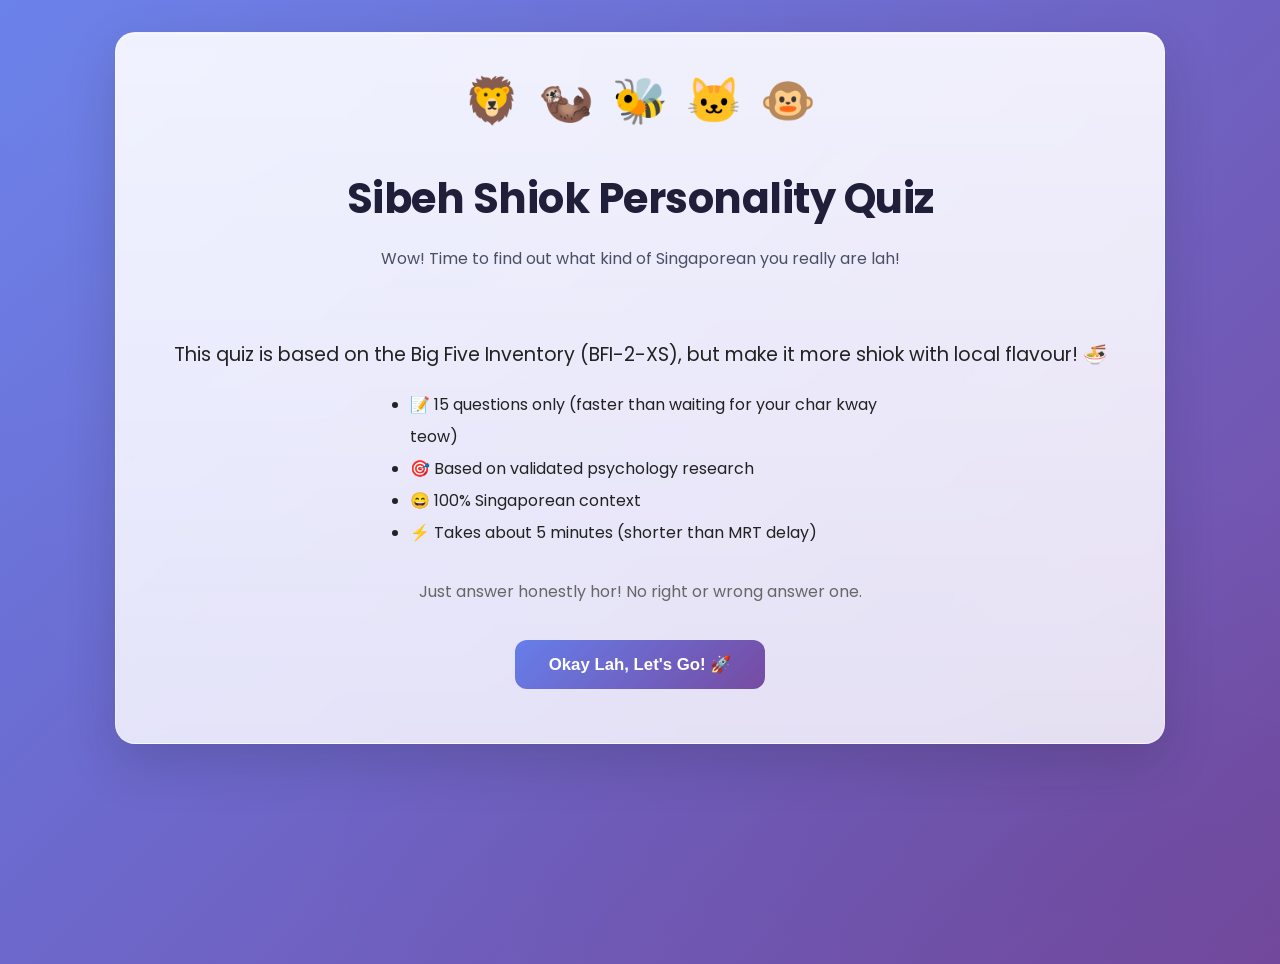
<file: index.html>
<meta charset="UTF-8">
    <meta name="viewport" content="width=device-width, initial-scale=1.0">
    <title>Sibeh Shiok Personality Quiz</title>
    <link rel="stylesheet" href="style.css">
</head>
<body>
    <div class="container">
        <!-- Intro Screen -->
        <div class="intro-screen active">
            <div class="bouncing-mascots">
                <div class="bouncing-emoji">🦁</div>
                <div class="bouncing-emoji">🦦</div>
                <div class="bouncing-emoji">🐝</div>
                <div class="bouncing-emoji">🐱</div>
                <div class="bouncing-emoji">🐵</div>
            </div>
            <div class="header">
                <h1>Sibeh Shiok Personality Quiz</h1>
                <p class="subtitle">Wow! Time to find out what kind of Singaporean you really are lah!</p>
            </div>
            <div class="intro-content">
                <p style="font-size: 1.2em; margin-bottom: 20px;">This quiz is based on the Big Five Inventory (BFI-2-XS), but make it more shiok with local flavour! 🍜</p>
                <ul>
                    <li>📝 15 questions only (faster than waiting for your char kway teow)</li>
                    <li>🎯 Based on validated psychology research</li>
                    <li>😄 100% Singaporean context</li>
                    <li>⚡ Takes about 5 minutes (shorter than MRT delay)</li>
                </ul>
                <p style="margin-top: 30px; color: #666;">Just answer honestly hor! No right or wrong answer one.</p>
                <button class="start-btn" onclick="startQuiz()">Okay Lah, Let's Go! 🚀</button>
            </div>
        </div>

        <!-- Quiz Screen -->
        <div class="quiz-screen">
            <div class="header">
                <h1>Sibeh Shiok Personality Quiz</h1>
                <p class="subtitle">Answer based on how you normally behave lah</p>
            </div>

            <div class="progress-container">
                <div class="progress-bar">
                    <div class="progress-fill" id="progressBar"></div>
                    <div class="progress-percentage" id="progressPercentage">0%</div>
                </div>
            </div>

            <div class="question-card">
                <div class="question-number" id="questionNumber">Question 1 of 20</div>
                <div class="question-text" id="questionText"></div>
                <div class="options" id="optionsContainer"></div>
            </div>

            <div class="nav-buttons">
                <button class="btn btn-prev" id="prevBtn" onclick="prevQuestion()">⬅️ Back</button>
                <button class="btn btn-next" id="nextBtn" onclick="nextQuestion()">Next ➡️</button>
            </div>
        </div>

        <!-- Loading Screen -->
        <div class="loading-screen">
            <div class="loading-content">
                <div class="loading-spinner"></div>
                <p>Analyzing your personality lah... 🤔</p>
            </div>
        </div>

        <!-- Health Screening Screen -->
        <div class="health-screening-screen">
            <div class="header">
                <h1>🏥 Health Screening Section</h1>
                <p class="subtitle">Please answer a few quick questions</p>
            </div>

            <div class="progress-container">
                <div class="progress-bar">
                    <div class="progress-fill" id="healthProgressBar"></div>
                    <div class="progress-percentage" id="healthProgressPercentage">0%</div>
                </div>
            </div>

            <div class="question-card">
                <div class="question-number" id="healthQuestionNumber">Question 1 of 2</div>
                <div class="question-text" id="healthQuestionText"></div>
                <div class="health-options" id="healthOptionsContainer"></div>
            </div>

            <div class="nav-buttons">
                <button class="btn btn-prev" id="healthPrevBtn" onclick="prevHealthQuestion()">⬅️ Back</button>
                <button class="btn btn-next" id="healthNextBtn" onclick="nextHealthQuestion()">Next ➡️</button>
            </div>
        </div>

        <!-- Results Screen -->
        <div class="results">
            <div class="header">
                <h1>🎉 Your Results!</h1>
                <p class="subtitle">Here's what kind of Singaporean you are:</p>
            </div>
            <div id="resultsContainer"></div>
        </div>

        <!-- Theme Selection Screen -->
        <div class="theme-screen">
            <div class="header">
                <h1>Pick Your Theme! 🎨</h1>
                <p class="subtitle">Choose a theme for your results</p>
            </div>
            <div class="theme-grid">
                <button class="theme-card" onclick="selectTheme('disney_princesses')">
                    <div class="theme-emoji">👑</div>
                    <div class="theme-name">Disney Princesses</div>
                </button>
                <button class="theme-card" onclick="selectTheme('singapore_dishes')">
                    <div class="theme-emoji">🍜</div>
                    <div class="theme-name">Singaporean Dishes</div>
                </button>
                <button class="theme-card" onclick="selectTheme('vehicles')">
                    <div class="theme-emoji">🚗</div>
                    <div class="theme-name">Vehicles</div>
                </button>
                <button class="theme-card" onclick="selectTheme('nucleotide_bases')">
                    <div class="theme-emoji">🧬</div>
                    <div class="theme-name">Nucleotide Bases</div>
                </button>
                <button class="theme-card" onclick="selectTheme('animals')">
                    <div class="theme-emoji">🦁</div>
                    <div class="theme-name">Animals</div>
                </button>
            </div>
            <div class="quiz-history-question">
                <p class="question-text">Have you done this personality quiz before?</p>
                <div class="radio-group">
                    <label class="radio-label">
                        <input type="radio" name="quiz-history" value="yes" onchange="setQuizHistory('yes')">
                        <span>Yes, I've done it before</span>
                    </label>
                    <label class="radio-label">
                        <input type="radio" name="quiz-history" value="no" onchange="setQuizHistory('no')">
                        <span>No, this is my first time</span>
                    </label>
                </div>
            </div>
            <div style="text-align: center; margin-top: 30px;">
                <button class="start-btn" id="proceedBtn" onclick="proceedIfReady()" disabled>Okay Lah, Let's Go! 🚀</button>
            </div>
        </div>
    </div>

    <!-- Consent Dialog Modal -->
    <div class="consent-modal" id="consentModal">
        <div class="consent-dialog">
            <div class="consent-header">
                <h2>🔒 Research Consent</h2>
            </div>
            <div class="consent-content">
                <p>Before we begin, we need your permission to proceed with this study.</p>
                <div class="consent-statement">
                    <h3>Data Collection & Privacy</h3>
                    <p>By clicking "I agree", you consent to:</p>
                    <ul>
                        <li>Your responses being collected for this research study</li>
                        <li>Your data being stored securely and used for research purposes only</li>
                        <li>Your anonymity being maintained throughout the study</li>
                        <li>You may withdraw from the study at any time</li>
                    </ul>
                </div>
            </div>
            <div class="consent-buttons">
                <button class="btn-decline" onclick="declineConsent()">Go back</button>
                <button class="btn-agree" onclick="acceptConsent()">I agree</button>
            </div>
        </div>
    </div>

    <canvas id="confetti-canvas" aria-hidden="true"></canvas>
    <script src="script.js"></script>
</body>
</html>
</file>
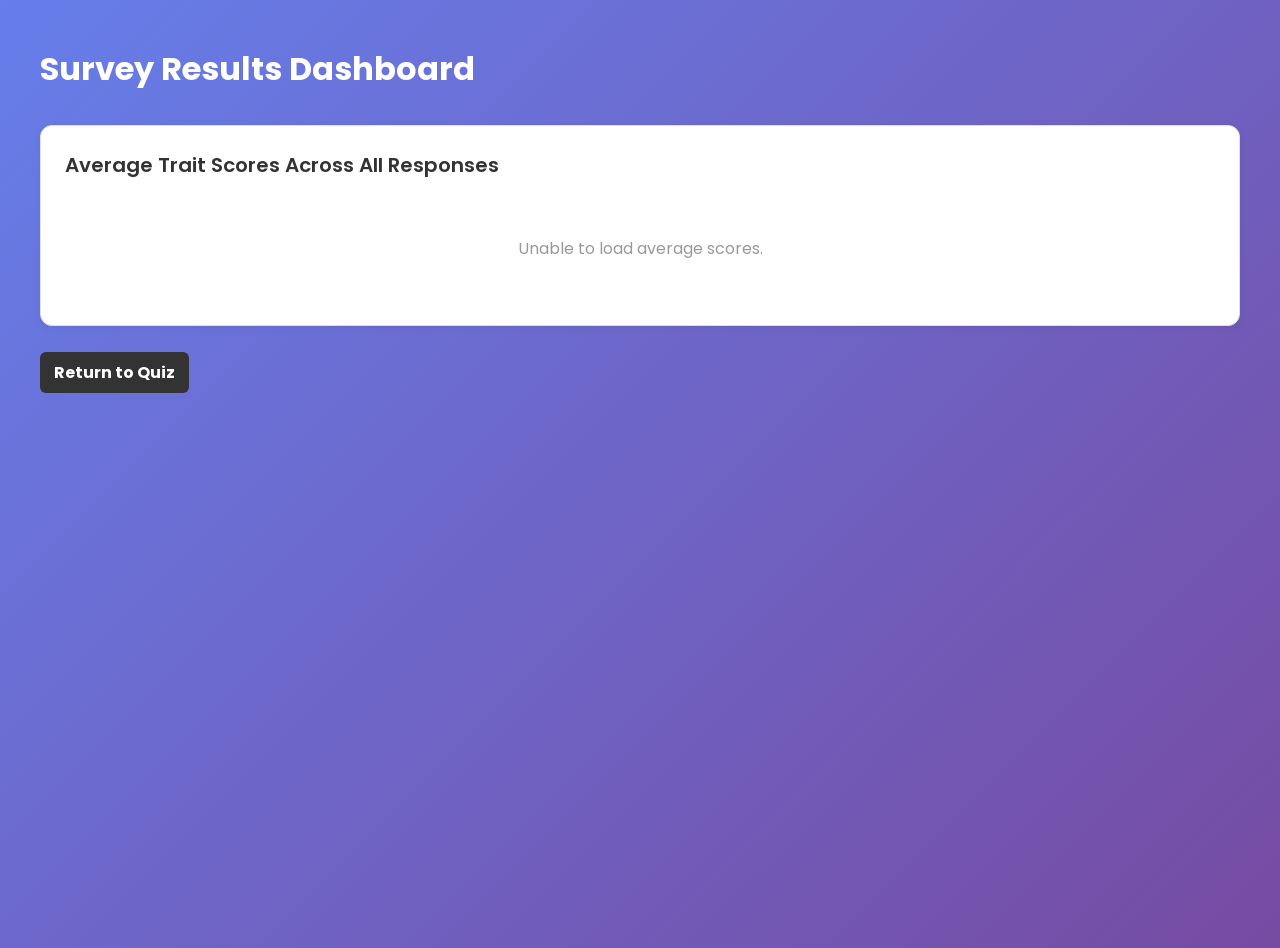
<file: live results.html>
<!doctype html>
<html lang="en">
<head>
    <meta charset="utf-8">
    <meta name="viewport" content="width=device-width,initial-scale=1">
    <title>Results - BFI</title>
    <link rel="stylesheet" href="style.css">
    <style>
        body { padding: 24px; background: linear-gradient(135deg, #667eea 0%, #764ba2 100%); min-height: 100vh; }
        .results-page { max-width: 1200px; margin: 0 auto; }
        .results-page h1 { color: #fff; font-size: 32px; margin-bottom: 32px; font-weight: 700; }
        /* consolidated layout */
        .traits-grid { display: flex; flex-direction: column; gap: 24px; padding-bottom: 8px; }
        .results-page .trait-card { display: flex; align-items: center; gap: 16px; background: none; border: none; padding: 0; margin-bottom: 0; box-shadow: none; }
        .trait-label { min-width: 120px; font-weight: 600; font-size: 13px; color: #333; text-align: left; }
        .trait-perc { font-weight: 700; font-size: 18px; color: #667eea; min-width: 40px; text-align: right; }
        .bar-horizontal { flex: 1; height: 40px; background: #e8e8e8; border-radius: 8px; display: flex; align-items: center; overflow: hidden; box-shadow: 0 2px 4px rgba(0, 0, 0, 0.1); }
        .bar-fill { height: 100%; width: 0%; background: #76c7c0; border-radius: 6px; transition: width 0.5s cubic-bezier(0.4, 0, 0.2, 1); }
        /* Average Scores Section */
        .responses-section {
            margin-top: 32px;
            padding: 24px;
            background: white;
            border-radius: 12px;
            border: 1px solid #e0e0e0;
            box-shadow: 0 2px 8px rgba(0, 0, 0, 0.05);
        }
        
        .responses-section h2 {
            color: #333;
            margin-top: 0;
            margin-bottom: 24px;
            font-size: 20px;
            font-weight: 600;
        }
        
        .responses-empty {
            text-align: center;
            padding: 32px;
            color: #999;
        }
        
        .responses-loading {
            text-align: center;
            padding: 16px;
            color: #667eea;
            font-weight: 600;
        }
        .view-fallback { margin-top: 18px; }
        .btn { display: inline-block; padding: 8px 14px; background:#333; color:#fff; text-decoration:none; border-radius:6px; margin-right:8px; margin-top: 8px; }
    </style>
</head>
<body>
    <main class="results-page">
        <h1>Survey Results Dashboard</h1>
        
        <!-- Average Trait Scores Section -->
        <div class="responses-section">
            <h2>Average Trait Scores Across All Responses</h2>
            <div id="averageScoresContainer" class="traits-grid">
                <div class="responses-loading">Loading average scores...</div>
            </div>
        </div>
        
        <div class="view-fallback">
            <a class="btn" href="index.html">Return to Quiz</a>
        </div>
    </main>

    <script>// Average Scores Section
        (function() {
            const avgContainer = document.getElementById('averageScoresContainer');
            const GOOGLE_APPS_SCRIPT_URL = "https://script.google.com/macros/s/AKfycbzTAz1S_UlkCujgoVnDWPSBST2gzzUYu6xiHFGYFICLlTSh7La2tW_q7MNADI48MWfI/exec";

            const traits = {
                E: { name: 'Extraversion', emoji: '🎉', color: '#FF6B6B' },
                A: { name: 'Agreeableness', emoji: '🤝', color: '#00B4DB' },
                C: { name: 'Conscientiousness', emoji: '📋', color: '#FFD89B' },
                N: { name: 'Neuroticism', emoji: '😰', color: '#C061F0' },
                O: { name: 'Open-Mindedness', emoji: '🌟', color: '#11998E' }
            };

            function calculateAverageScores(responses) {
                if (!responses || responses.length === 0) {
                    return null;
                }

                const totals = {
                    E: 0,
                    A: 0,
                    C: 0,
                    N: 0,
                    O: 0
                };

                responses.forEach(row => {
                    totals.E += parseFloat(row.extraversion) || 0;
                    totals.A += parseFloat(row.agreeableness) || 0;
                    totals.C += parseFloat(row.conscientiousness) || 0;
                    totals.N += parseFloat(row.neuroticism) || 0;
                    totals.O += parseFloat(row.open_mindedness) || 0;
                });

                const averages = {};
                Object.keys(totals).forEach(key => {
                    const avg = totals[key] / responses.length;
                    // Scale for 1-15 range: ((score - 1) / 14) * 100
                    const percentage = ((avg - 1) / 14) * 100;
                    averages[key] = {
                        score: avg.toFixed(2),
                        displayScore: avg.toFixed(2),
                        percentage: Math.max(0, Math.min(100, percentage)),
                        name: traits[key].name,
                        emoji: traits[key].emoji,
                        color: traits[key].color
                    };
                });

                return averages;
            }

            let barsInitialized = false;

            function renderAverageScores(responses) {
                const averages = calculateAverageScores(responses);
                
                if (!averages) {
                    avgContainer.innerHTML = '<div class="responses-empty">No responses submitted yet.</div>';
                    barsInitialized = false;
                    return;
                }

                // First time: Create the bars
                if (!barsInitialized) {
                    let html = '';
                    Object.keys(averages).forEach(key => {
                        const trait = averages[key];
                        const barWidth = (trait.percentage < 0) ? 0 : Math.min(100, trait.percentage);
                        html += `
                            <div class="trait-card">
                                <div class="trait-label">${trait.name}</div>
                                <div class="bar-horizontal" aria-hidden="true">
                                    <div class="bar-fill" data-trait="${key}" style="width:${barWidth}%;background:${trait.color}"></div>
                                </div>
                                <div class="trait-perc" data-trait="${key}">${trait.displayScore}</div>
                            </div>
                        `;
                    });
                    avgContainer.innerHTML = html;
                    barsInitialized = true;
                    return;
                }

                // Subsequent updates: Just update the bar widths and scores
                Object.keys(averages).forEach(key => {
                    const trait = averages[key];
                    const barWidth = (trait.percentage < 0) ? 0 : Math.min(100, trait.percentage);
                    
                    // Update score display
                    const scoreEl = avgContainer.querySelector(`[data-trait="${key}"].trait-perc`);
                    if (scoreEl) scoreEl.textContent = trait.displayScore;
                    
                    // Update bar width - this triggers the CSS transition
                    const barEl = avgContainer.querySelector(`.bar-fill[data-trait="${key}"]`);
                    if (barEl) barEl.style.width = barWidth + '%';
                });
            }

            async function fetchAndDisplayAverages() {
                if (!GOOGLE_APPS_SCRIPT_URL || GOOGLE_APPS_SCRIPT_URL === 'YOUR_GOOGLE_APPS_SCRIPT_URL_HERE') {
                    avgContainer.innerHTML = '<div class="responses-empty">Google Sheets integration not configured.</div>';
                    return;
                }

                try {
                    const url = new URL(GOOGLE_APPS_SCRIPT_URL);
                    url.searchParams.append('action', 'getResponses');
                    url.searchParams.append('_t', Date.now());
                    
                    const response = await fetch(url, {
                        method: 'GET',
                        cache: 'no-store'
                    });

                    if (!response.ok) throw new Error(`HTTP ${response.status}`);

                    const data = await response.json();
                    console.log('Raw data from Google Sheets:', data);
                    
                    if (!data || !Array.isArray(data.responses) || data.responses.length === 0) {
                        avgContainer.innerHTML = '<div class="responses-empty">No responses submitted yet. Check back soon!</div>';
                        return;
                    }
                    
                    console.log('First response data:', data.responses[0]);
                    renderAverageScores(data.responses);
                } catch (error) {
                    console.error('Error fetching average scores:', error);
                    avgContainer.innerHTML = '<div class="responses-empty">Unable to load average scores.</div>';
                }
            }

            // Initial fetch
            fetchAndDisplayAverages();

            // Poll for updates every 5 seconds
            setInterval(fetchAndDisplayAverages, 1000);
        })();
    </script>
</body>
</html>
</file>
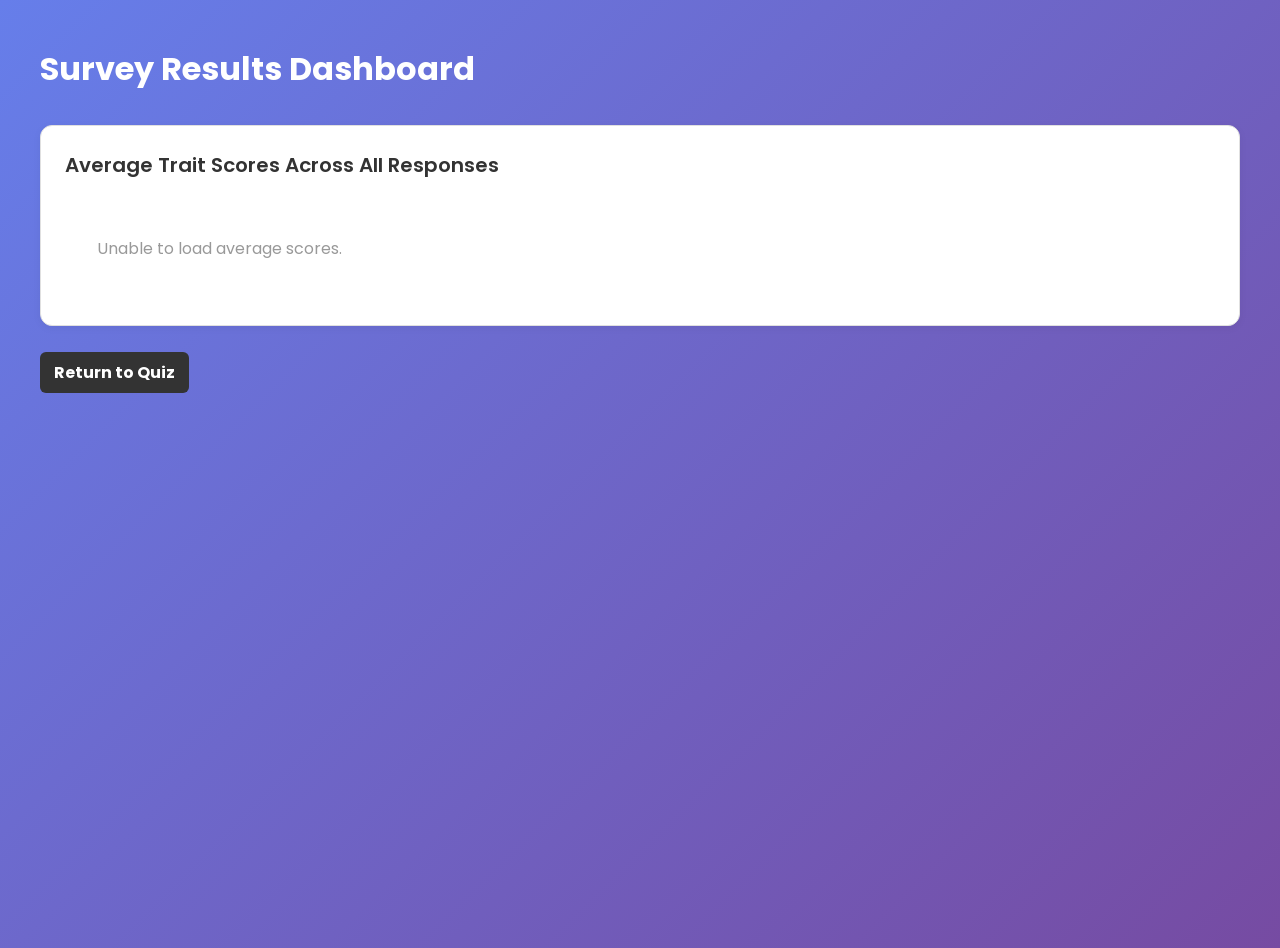
<file: results.html>
<!doctype html>
<html lang="en">
<head>
    <meta charset="utf-8">
    <meta name="viewport" content="width=device-width,initial-scale=1">
    <title>Results - BFI</title>
    <link rel="stylesheet" href="style.css">
    <style>
        body { padding: 24px; background: linear-gradient(135deg, #667eea 0%, #764ba2 100%); min-height: 100vh; }
        .results-page { max-width: 1200px; margin: 0 auto; }
        .results-page h1 { color: #fff; font-size: 32px; margin-bottom: 32px; font-weight: 700; }
        /* consolidated layout */
        .traits-grid { display:flex; gap:24px; flex-wrap:nowrap; align-items:flex-end; overflow-x:auto; padding-bottom:8px; }
        .results-page .trait-card { width:120px; text-align:center; flex:0 0 auto; background:none; border:none; padding:0; margin-bottom:0; box-shadow:none; }
        .trait-label { margin-top:12px; font-weight:600; font-size:12px; color: #333; }
        .trait-perc { margin-bottom:12px; font-weight:700; font-size: 24px; color: #667eea; }
        /* Average Scores Section */
        .responses-section {
            margin-top: 32px;
            padding: 24px;
            background: white;
            border-radius: 12px;
            border: 1px solid #e0e0e0;
            box-shadow: 0 2px 8px rgba(0, 0, 0, 0.05);
        }
        
        .responses-section h2 {
            color: #333;
            margin-top: 0;
            margin-bottom: 24px;
            font-size: 20px;
            font-weight: 600;
        }
        
        .responses-empty {
            text-align: center;
            padding: 32px;
            color: #999;
        }
        
        .responses-loading {
            text-align: center;
            padding: 16px;
            color: #667eea;
            font-weight: 600;
        }
        .bar-vertical { width:56px; height:200px; background: #e8e8e8; border-radius: 8px; margin:0 auto; display:flex; align-items:flex-end; overflow:hidden; box-shadow: 0 2px 4px rgba(0, 0, 0, 0.1); }
        .bar-fill { width:100%; background:#76c7c0; border-radius: 6px; transition: height 0.5s cubic-bezier(0.4, 0, 0.2, 1); }
        .view-fallback { margin-top: 18px; }
        .btn { display: inline-block; padding: 8px 14px; background:#333; color:#fff; text-decoration:none; border-radius:6px; margin-right:8px; margin-top: 8px; }
    </style>
</head>
<body>
    <main class="results-page">
        <h1>Survey Results Dashboard</h1>
        
        <!-- Average Trait Scores Section -->
        <div class="responses-section">
            <h2>Average Trait Scores Across All Responses</h2>
            <div id="averageScoresContainer" class="traits-grid">
                <div class="responses-loading">Loading average scores...</div>
            </div>
        </div>
        
        <div class="view-fallback">
            <a class="btn" href="index.html">Return to Quiz</a>
        </div>
    </main>

    <script>// Average Scores Section
        (function() {
            const avgContainer = document.getElementById('averageScoresContainer');
            const GOOGLE_APPS_SCRIPT_URL = "https://script.google.com/macros/s/AKfycbyYN_-sXj8Po9RR-E1kKTJcHVYqXwRBzghs4GQvEJkWA2U-RtiNqXSb76avm3datEdQ/exec";

            const traits = {
                E: { name: 'Extraversion', emoji: '🎉', color: '#FF6B6B' },
                A: { name: 'Agreeableness', emoji: '🤝', color: '#00B4DB' },
                C: { name: 'Conscientiousness', emoji: '📋', color: '#FFD89B' },
                N: { name: 'Neuroticism', emoji: '😰', color: '#C061F0' },
                O: { name: 'Open-Mindedness', emoji: '🌟', color: '#11998E' }
            };

            function calculateAverageScores(responses) {
                if (!responses || responses.length === 0) {
                    return null;
                }

                const totals = {
                    E: 0,
                    A: 0,
                    C: 0,
                    N: 0,
                    O: 0
                };

                responses.forEach(row => {
                    totals.E += parseFloat(row.extraversion) || 0;
                    totals.A += parseFloat(row.agreeableness) || 0;
                    totals.C += parseFloat(row.conscientiousness) || 0;
                    totals.N += parseFloat(row.neuroticism) || 0;
                    totals.O += parseFloat(row.open_mindedness) || 0;
                });

                const averages = {};
                Object.keys(totals).forEach(key => {
                    const avg = totals[key] / responses.length;
                    // Scale for 1-15 range: ((score - 1) / 14) * 100
                    const percentage = ((avg - 1) / 14) * 100;
                    averages[key] = {
                        score: avg.toFixed(2),
                        displayScore: avg.toFixed(2),
                        percentage: Math.max(0, Math.min(100, percentage)),
                        name: traits[key].name,
                        emoji: traits[key].emoji,
                        color: traits[key].color
                    };
                });

                return averages;
            }

            let barsInitialized = false;

            function renderAverageScores(responses) {
                const averages = calculateAverageScores(responses);
                
                if (!averages) {
                    avgContainer.innerHTML = '<div class="responses-empty">No responses submitted yet.</div>';
                    barsInitialized = false;
                    return;
                }

                // First time: Create the bars
                if (!barsInitialized) {
                    let html = '<div class="traits-grid">';
                    Object.keys(averages).forEach(key => {
                        const trait = averages[key];
                        const barHeight = (trait.percentage < 0) ? 0 : Math.min(100, trait.percentage);
                        html += `
                            <div class="trait-card">
                                <div class="trait-perc" data-trait="${key}">${trait.displayScore}</div>
                                <div class="bar-vertical" aria-hidden="true">
                                    <div class="bar-fill" data-trait="${key}" style="height:${barHeight}%;background:${trait.color}"></div>
                                </div>
                                <div class="trait-label">${trait.emoji}<br>${trait.name}</div>
                            </div>
                        `;
                    });
                    html += '</div>';
                    avgContainer.innerHTML = html;
                    barsInitialized = true;
                    return;
                }

                // Subsequent updates: Just update the bar heights and scores
                Object.keys(averages).forEach(key => {
                    const trait = averages[key];
                    const barHeight = (trait.percentage < 0) ? 0 : Math.min(100, trait.percentage);
                    
                    // Update score display
                    const scoreEl = avgContainer.querySelector(`[data-trait="${key}"].trait-perc`);
                    if (scoreEl) scoreEl.textContent = trait.displayScore;
                    
                    // Update bar height - this triggers the CSS transition
                    const barEl = avgContainer.querySelector(`.bar-fill[data-trait="${key}"]`);
                    if (barEl) barEl.style.height = barHeight + '%';
                });
            }

            async function fetchAndDisplayAverages() {
                if (!GOOGLE_APPS_SCRIPT_URL || GOOGLE_APPS_SCRIPT_URL === 'YOUR_GOOGLE_APPS_SCRIPT_URL_HERE') {
                    avgContainer.innerHTML = '<div class="responses-empty">Google Sheets integration not configured.</div>';
                    return;
                }

                try {
                    const url = new URL(GOOGLE_APPS_SCRIPT_URL);
                    url.searchParams.append('action', 'getResponses');
                    url.searchParams.append('_t', Date.now());
                    
                    const response = await fetch(url, {
                        method: 'GET',
                        cache: 'no-store'
                    });

                    if (!response.ok) throw new Error(`HTTP ${response.status}`);

                    const data = await response.json();
                    console.log('Raw data from Google Sheets:', data);
                    
                    if (!data || !Array.isArray(data.responses) || data.responses.length === 0) {
                        avgContainer.innerHTML = '<div class="responses-empty">No responses submitted yet. Check back soon!</div>';
                        return;
                    }
                    
                    console.log('First response data:', data.responses[0]);
                    renderAverageScores(data.responses);
                } catch (error) {
                    console.error('Error fetching average scores:', error);
                    avgContainer.innerHTML = '<div class="responses-empty">Unable to load average scores.</div>';
                }
            }

            // Initial fetch
            fetchAndDisplayAverages();

            // Poll for updates every 5 seconds
            setInterval(fetchAndDisplayAverages, 1000);
        })();
    </script>
</body>
</html>
</file>
<file: style.css>
@import url('https://fonts.googleapis.com/css2?family=Poppins:wght@300;400;600;700&display=swap');

:root{
    --primary-1: #667eea;
    --primary-2: #764ba2;
    --muted: #f4f6fb;
    --glass: rgba(255,255,255,0.08);
    --card-bg: rgba(255,255,255,0.75);
}

body {
    font-family: 'Poppins', 'Segoe UI', Tahoma, Geneva, Verdana, sans-serif;
    min-height: 100vh;
    margin: 0;
    padding: 32px;
    background: radial-gradient(1200px 600px at 10% 10%, rgba(255,255,255,0.04), transparent),
                radial-gradient(900px 400px at 90% 90%, rgba(0,0,0,0.05), transparent),
                linear-gradient(135deg, var(--primary-1) 0%, var(--primary-2) 100%);
    color: #222;
    -webkit-font-smoothing:antialiased;
    -moz-osx-font-smoothing:grayscale;
}

.container {
    max-width: 980px;
    margin: 0 auto;
    background: linear-gradient(180deg, rgba(255,255,255,0.9) 0%, rgba(255,255,255,0.82) 100%);
    border-radius: 20px;
    padding: 34px;
    box-shadow: 0 20px 50px rgba(28,30,42,0.18), inset 0 1px 0 rgba(255,255,255,0.6);
    backdrop-filter: blur(6px) saturate(120%);
    border: 1px solid rgba(255,255,255,0.4);
}

.header {
    text-align: center;
    margin-bottom: 30px;
}

.header h1 {
    color: #1f1f3a;
    font-size: 2.6rem;
    margin-bottom: 6px;
    letter-spacing: -0.5px;
}

.header .subtitle {
    color: #495066;
    font-size: 1rem;
}

.progress-container {
    margin: 30px 0;
}

.progress-bar {
    width: 100%;
    height: 28px;
    background: linear-gradient(90deg, rgba(255,255,255,0.35), rgba(255,255,255,0.15));
    border-radius: 999px;
    overflow: hidden;
    position: relative;
    border: 1px solid rgba(31,31,58,0.06);
}

.progress-fill {
    height: 100%;
    background: repeating-linear-gradient( -45deg, rgba(255,255,255,0.06), rgba(255,255,255,0.06) 10px, rgba(0,0,0,0.03) 10px, rgba(0,0,0,0.03) 20px ), linear-gradient(90deg, var(--primary-1), var(--primary-2));
    transition: width 0.5s cubic-bezier(.2,.9,.2,1);
}

.progress-percentage {
    position: absolute;
    top: 50%;
    right: 10px;
    transform: translateY(-50%);
    color: #333;
    font-weight: bold;
    font-size: 0.9em;
    z-index: 10;
}

.question-card {
    background: linear-gradient(180deg, rgba(255,255,255,0.9), rgba(250,250,253,0.9));
    padding: 28px;
    border-radius: 14px;
    margin-bottom: 22px;
    border-left: 6px solid rgba(102,126,234,0.12);
    box-shadow: 0 10px 30px rgba(31,31,58,0.06);
    position: relative;
}

.question-number {
    color: #667eea;
    font-weight: bold;
    margin-bottom: 10px;
}

.question-text {
    font-size: 1.3em;
    color: #333;
    margin-bottom: 20px;
    line-height: 1.5;
}

.options {
    display: grid;
    grid-template-columns: 1fr 1fr;
    gap: 12px;
}

.option-btn {
    padding: 14px 18px;
    border: 1px solid rgba(31,31,58,0.06);
    background: white;
    border-radius: 12px;
    cursor: pointer;
    transition: all 0.22s cubic-bezier(.2,.9,.2,1);
    font-size: 0.98rem;
    text-align: left;
    display: flex;
    align-items: center;
    gap: 12px;
    box-shadow: 0 6px 18px rgba(31,31,58,0.04);
}

.option-btn .dot {
    width: 36px;
    height: 36px;
    border-radius: 999px;
    display: inline-flex;
    align-items: center;
    justify-content: center;
    font-weight: 700;
    color: white;
    flex: 0 0 36px;
}

.option-btn:hover {
    transform: translateY(-4px);
    box-shadow: 0 14px 30px rgba(31,31,58,0.08);
}

.option-btn.selected {
    border-color: transparent;
    background: linear-gradient(90deg, var(--primary-1), var(--primary-2));
    color: white;
}

.option-btn.selected .dot { box-shadow: 0 4px 8px rgba(0,0,0,0.12); }

.health-options {
    display: flex;
    flex-direction: column;
    gap: 12px;
    margin-top: 20px;
}

.health-option-label {
    display: flex;
    align-items: center;
    gap: 12px;
    padding: 14px 18px;
    border: 1px solid rgba(31,31,58,0.06);
    background: white;
    border-radius: 12px;
    cursor: pointer;
    transition: all 0.22s cubic-bezier(.2,.9,.2,1);
    font-size: 0.98rem;
    box-shadow: 0 6px 18px rgba(31,31,58,0.04);
}

.health-option-label:hover {
    transform: translateY(-4px);
    box-shadow: 0 14px 30px rgba(31,31,58,0.08);
}

.health-option-label input[type="radio"] {
    accent-color: var(--primary-1);
    cursor: pointer;
    width: 20px;
    height: 20px;
}

.health-option-label input[type="radio"]:checked {
    accent-color: var(--primary-2);
}

.health-option-label input[type="radio"]:checked + * {
    font-weight: 600;
}

.health-option-label:has(input[type="radio"]:checked) {
    border-color: var(--primary-1);
    background: linear-gradient(90deg, rgba(102, 126, 234, 0.1), rgba(118, 75, 162, 0.1));
}

.health-option-label:has(input[type="checkbox"]:checked) {
    border-color: var(--primary-1);
    background: linear-gradient(90deg, rgba(102, 126, 234, 0.1), rgba(118, 75, 162, 0.1));
}

.health-option-label input[type="checkbox"] {
    accent-color: var(--primary-1);
    cursor: pointer;
    width: 20px;
    height: 20px;
}

.health-scale-container {
    margin-top: 20px;
}

.scale-labels {
    display: flex;
    justify-content: space-between;
    margin-bottom: 12px;
    font-size: 0.9rem;
    color: #666;
    font-weight: 500;
}

.health-scale-buttons {
    display: flex;
    gap: 10px;
    justify-content: center;
}

.scale-btn {
    width: 50px;
    height: 50px;
    border: 2px solid rgba(102, 126, 234, 0.3);
    background: white;
    border-radius: 12px;
    cursor: pointer;
    font-size: 1.1rem;
    font-weight: 600;
    color: #666;
    transition: all 0.22s cubic-bezier(.2,.9,.2,1);
}

.scale-btn:hover {
    border-color: var(--primary-1);
    color: var(--primary-1);
    transform: translateY(-4px);
    box-shadow: 0 8px 20px rgba(102, 126, 234, 0.15);
}

.scale-btn.selected {
    background: linear-gradient(135deg, var(--primary-1), var(--primary-2));
    border-color: var(--primary-1);
    color: white;
    box-shadow: 0 10px 28px rgba(102, 126, 234, 0.2);
}

.nav-buttons {
    display: flex;
    justify-content: space-between;
    margin-top: 28px;
    gap: 12px;
}

.btn {
    padding: 12px 24px;
    border: none;
    border-radius: 12px;
    font-size: 1rem;
    cursor: pointer;
    transition: transform .18s ease, box-shadow .18s ease;
    font-weight: 700;
}

.btn-prev {
    background: #e0e0e0;
    color: #333;
}

.btn-next {
    background: linear-gradient(90deg, var(--primary-1), var(--primary-2));
    color: white;
    box-shadow: 0 10px 28px rgba(102,126,234,0.18);
}

.btn:hover {
    transform: translateY(-4px);
    box-shadow: 0 12px 30px rgba(31,31,58,0.12);
}

.btn:disabled {
    opacity: 0.5;
    cursor: not-allowed;
    transform: none;
}

.view-results-page-wrapper {
    display: flex;
    justify-content: center;
    gap: 16px;
    flex-wrap: wrap;
    margin-top: 40px;
    padding-top: 30px;
    border-top: 2px solid rgba(102, 126, 234, 0.2);
}

.view-results-page-btn {
    background: linear-gradient(135deg, var(--primary-1) 0%, var(--primary-2) 100%);
    color: white !important;
    padding: 14px 32px !important;
    font-size: 1.05rem;
    box-shadow: 0 12px 28px rgba(102, 126, 234, 0.25) !important;
    text-decoration: none;
    display: inline-block;
    transition: all 0.22s cubic-bezier(.2,.9,.2,1);
}

.view-results-page-btn:hover {
    transform: translateY(-6px) scale(1.02) !important;
    box-shadow: 0 16px 40px rgba(102, 126, 234, 0.35) !important;
}

.view-results-page-wrapper .btn {
    padding: 14px 32px;
    font-size: 1.05rem;
    text-decoration: none;
    background: linear-gradient(135deg, #f0f0f0 0%, #e8e8e8 100%) !important;
    color: #333 !important;
    border: 2px solid rgba(102, 126, 234, 0.2) !important;
    box-shadow: 0 8px 20px rgba(0, 0, 0, 0.1) !important;
}

.view-results-page-wrapper .btn:hover {
    background: linear-gradient(135deg, #e0e0e0 0%, #d8d8d8 100%) !important;
    transform: translateY(-4px) !important;
    box-shadow: 0 12px 28px rgba(0, 0, 0, 0.15) !important;
}

.results {
    display: none;
}

.results.active {
    display: block;
}

.trait-card {
    background: linear-gradient(180deg, rgba(255,255,255,0.95), rgba(250,250,253,0.95));
    padding: 18px;
    border-radius: 12px;
    margin-bottom: 14px;
    border: 1px solid rgba(31,31,58,0.04);
}

.trait-header {
    display: flex;
    justify-content: space-between;
    align-items: center;
    margin-bottom: 10px;
}

.trait-name {
    font-weight: bold;
    color: #333;
    font-size: 1.2em;
}

.trait-score {
    font-size: 1.5em;
    font-weight: bold;
    color: #667eea;
}

.trait-bar {
    width: 100%;
    height: 20px;
    background: #e0e0e0;
    border-radius: 10px;
    overflow: hidden;
    margin-bottom: 10px;
}

.trait-bar-fill {
    height: 100%;
    background: linear-gradient(90deg, #667eea, #764ba2);
    transition: width 1s ease;
}

.trait-description {
    color: #666;
    line-height: 1.6;
}

.emoji {
    font-size: 1.6em;
    margin-right: 10px;
}

.intro-screen, .quiz-screen, .theme-screen, .loading-screen, .health-screening-screen {
    display: none !important;
    visibility: hidden !important;
    height: 0 !important;
    overflow: hidden !important;
}

.intro-screen.active, .quiz-screen.active, .theme-screen.active, .loading-screen.active, .health-screening-screen.active {
    display: block !important;
    visibility: visible !important;
    height: auto !important;
    overflow: visible !important;
}

.loading-screen {
    display: flex;
    align-items: center;
    justify-content: center;
    min-height: 400px;
}

.loading-content {
    text-align: center;
}

.loading-spinner {
    width: 60px;
    height: 60px;
    margin: 0 auto 20px;
    border: 4px solid rgba(102, 126, 234, 0.2);
    border-top-color: var(--primary-1);
    border-right-color: var(--primary-2);
    border-radius: 50%;
    animation: spin 1s linear infinite;
}

@keyframes spin {
    to { transform: rotate(360deg); }
}

.loading-content p {
    font-size: 1.1rem;
    color: #666;
    margin: 0;
}

.start-btn {
    background: linear-gradient(135deg, var(--primary-1), var(--primary-2));
    color: white;
    padding: 14px 34px;
    font-size: 1.05rem;
    border: none;
    border-radius: 12px;
    cursor: pointer;
    margin-top: 20px;
    font-weight: 700;
    transition: transform .18s ease, box-shadow .18s ease;
}

.start-btn:hover {
    transform: translateY(-4px) scale(1.01);
    box-shadow: 0 18px 46px rgba(102, 126, 234, 0.18);
}

.start-btn:disabled {
    opacity: 0.5;
    cursor: not-allowed;
    transform: none;
    box-shadow: 0 10px 28px rgba(102, 126, 234, 0.1);
}

.start-btn:disabled:hover {
    transform: none;
    box-shadow: 0 10px 28px rgba(102, 126, 234, 0.1);
}

.intro-content {
    text-align: center;
    padding: 20px;
}

.intro-content ul {
    text-align: left;
    margin: 20px auto;
    max-width: 500px;
    line-height: 2;
}

.theme-grid {
    display: grid;
    grid-template-columns: repeat(auto-fit, minmax(140px, 1fr));
    gap: 16px;
    margin: 30px 0;
}

.quiz-history-question {
    background: linear-gradient(135deg, rgba(102, 126, 234, 0.08), rgba(118, 75, 162, 0.08));
    padding: 20px;
    border-radius: 12px;
    margin-bottom: 30px;
    border-left: 4px solid var(--primary-1);
}

.quiz-history-question .question-text {
    font-size: 1.05rem;
    font-weight: 600;
    color: #333;
    margin: 0 0 15px 0;
}

.radio-group {
    display: flex;
    flex-direction: column;
    gap: 12px;
}

.radio-label {
    display: flex;
    align-items: center;
    cursor: pointer;
    padding: 10px;
    border-radius: 8px;
    transition: background-color 0.2s ease;
}

.radio-label:hover {
    background-color: rgba(102, 126, 234, 0.1);
}

.radio-label input[type="radio"] {
    margin-right: 12px;
    cursor: pointer;
    width: 18px;
    height: 18px;
    accent-color: var(--primary-1);
}

.radio-label span {
    color: #333;
    font-weight: 500;
}

.theme-card {
    padding: 24px;
    border: 2px solid rgba(102, 126, 234, 0.2);
    background: linear-gradient(135deg, rgba(255, 255, 255, 0.8), rgba(250, 250, 253, 0.8));
    border-radius: 14px;
    cursor: pointer;
    transition: all 0.22s cubic-bezier(.2,.9,.2,1);
    display: flex;
    flex-direction: column;
    align-items: center;
    gap: 12px;
    font-weight: 600;
    color: #333;
}

.theme-emoji {
    font-size: 3em;
}

.theme-name {
    font-size: 0.95rem;
    text-align: center;
    line-height: 1.3;
}

.theme-card:hover {
    transform: translateY(-6px) scale(1.02);
    box-shadow: 0 12px 30px rgba(102, 126, 234, 0.2);
    border-color: var(--primary-1);
}

.theme-card:active {
    transform: translateY(-2px) scale(0.98);
}

.theme-card.selected {
    background: linear-gradient(135deg, var(--primary-1), var(--primary-2));
    border-color: var(--primary-1);
    color: white;
    transform: translateY(-6px) scale(1.02);
    box-shadow: 0 12px 30px rgba(102, 126, 234, 0.3);
}

.theme-card.selected .theme-name {
    color: white;
}

/* Bouncing mascots animation */
@keyframes bounce {
    0%, 100% {
        transform: translateY(0);
    }
    50% {
        transform: translateY(-20px);
    }
}

.bouncing-mascots {
    display: flex;
    justify-content: center;
    gap: 18px;
    margin-bottom: 10px;
    height: 72px;
}

.bouncing-emoji {
    font-size: 2.8em;
    animation: floaty 3.2s ease-in-out infinite;
}

@keyframes floaty {
    0% { transform: translateY(0) rotate(-2deg); }
    50% { transform: translateY(-18px) rotate(2deg); }
    100% { transform: translateY(0) rotate(-2deg); }
}

.bouncing-emoji:nth-child(1) {
    animation-delay: 0s;
}

.bouncing-emoji:nth-child(2) {
    animation-delay: 0s;
}

.bouncing-emoji:nth-child(3) {
    animation-delay: 0s;
}

.bouncing-emoji:nth-child(4) {
    animation-delay: 0s;
}

.bouncing-emoji:nth-child(5) {
    animation-delay: 0s;
}

/* Mascot main section */
.mascot-main-section {
    border-radius: 14px;
    padding: 28px;
    color: white;
    text-align: center;
    margin-bottom: 36px;
    box-shadow: 0 14px 40px rgba(31,31,58,0.08);
}

.mascot-main {
    display: flex;
    flex-direction: column;
    align-items: center;
    gap: 15px;
}

.mascot-emoji-large {
    font-size: 4.2em;
    animation: floaty 2.4s ease-in-out infinite;
}

.mascot-name-large {
    font-size: 2em;
    font-weight: bold;
}

.mascot-description-large {
    font-size: 1.1em;
    line-height: 1.6;
    max-width: 600px;
}

/* Traits section */
.traits-section {
    margin-bottom: 40px;
}

/* All mascots section */
.all-mascots-section {
    margin-top: 50px;
    padding-top: 40px;
    border-top: 3px solid #e0e0e0;
}

.all-mascots-section h2 {
    text-align: center;
    color: #667eea;
    font-size: 1.8em;
    margin-bottom: 30px;
}

.mascots-grid {
    display: grid;
    grid-template-columns: repeat(3, 1fr);
    gap: 24px;
}

.mascot-card {
    background: #f8f9fa;
    border: 2px solid #e0e0e0;
    border-radius: 15px;
    padding: 30px 20px;
    text-align: center;
    transition: all 0.3s ease;
    position: relative;
    min-height: 280px;
    display: flex;
    flex-direction: column;
    justify-content: space-between;
}

.mascot-card:hover {
    transform: translateY(-5px);
    box-shadow: 0 10px 25px rgba(102, 126, 234, 0.2);
}

.mascot-card.highlighted {
    color: white;
    box-shadow: 0 10px 30px rgba(0, 0, 0, 0.2);
}

/* Extraversion - Party Lion - Red/Orange */
.mascot-card.highlighted-E {
    background: linear-gradient(135deg, #FF6B6B 0%, #FF8E53 100%);
    border-color: #FF6B6B;
}

.mascot-card.highlighted-E .mascot-name {
    color: white;
}

.mascot-card.highlighted-E .mascot-description {
    color: rgba(255, 255, 255, 0.9);
}

.mascot-card.highlighted-E .user-mascot-badge {
    background: rgba(255, 255, 255, 0.3);
    color: white;
}

/* Agreeableness - Chill Otter - Teal */
.mascot-card.highlighted-A {
    background: linear-gradient(135deg, #00B4DB 0%, #0083B0 100%);
    border-color: #00B4DB;
}

.mascot-card.highlighted-A .mascot-name {
    color: white;
}

.mascot-card.highlighted-A .mascot-description {
    color: rgba(255, 255, 255, 0.9);
}

.mascot-card.highlighted-A .user-mascot-badge {
    background: rgba(255, 255, 255, 0.3);
    color: white;
}

/* Conscientiousness - Boss Bee - Gold */
.mascot-card.highlighted-C {
    background: linear-gradient(135deg, #FFD89B 0%, #FFC92A 100%);
    border-color: #FFC92A;
}

.mascot-card.highlighted-C .mascot-name {
    color: #333;
}

.mascot-card.highlighted-C .mascot-description {
    color: #333;
}

.mascot-card.highlighted-C .user-mascot-badge {
    background: rgba(0, 0, 0, 0.1);
    color: #333;
}

/* Neuroticism - Kiasu Kitten - Purple/Pink */
.mascot-card.highlighted-N {
    background: linear-gradient(135deg, #C061F0 0%, #E75480 100%);
    border-color: #C061F0;
}

.mascot-card.highlighted-N .mascot-name {
    color: white;
}

.mascot-card.highlighted-N .mascot-description {
    color: rgba(255, 255, 255, 0.9);
}

.mascot-card.highlighted-N .user-mascot-badge {
    background: rgba(255, 255, 255, 0.3);
    color: white;
}

/* Openness - Curious Monkey - Green */
.mascot-card.highlighted-O {
    background: linear-gradient(135deg, #11998E 0%, #38EF7D 100%);
    border-color: #11998E;
}

.mascot-card.highlighted-O .mascot-name {
    color: white;
}

.mascot-card.highlighted-O .mascot-description {
    color: rgba(255, 255, 255, 0.9);
}

.mascot-card.highlighted-O .user-mascot-badge {
    background: rgba(255, 255, 255, 0.3);
    color: white;
}

.mascot-emoji {
    font-size: 3em;
    margin-bottom: 10px;
}

.mascot-name {
    font-weight: bold;
    font-size: 1.2em;
    margin-bottom: 15px;
    margin-top: 0;
    color: #333;
}

.mascot-description {
    font-size: 0.9em;
    line-height: 1.5;
    color: #666;
    flex-grow: 1;
}

.user-mascot-badge {
    position: absolute;
    top: 10px;
    right: 10px;
    background: #fff;
    color: #333;
    padding: 5px 12px;
    border-radius: 20px;
    font-weight: bold;
    font-size: 0.8em;
}

/* Healthcare Screening Section */
.health-section {
    margin-top: 50px;
    padding: 30px;
    background: #f8f9fa;
    border-radius: 15px;
    border-left: 5px solid #00B4DB;
}

.health-section h2 {
    text-align: center;
    color: #333;
    font-size: 1.6em;
    margin-bottom: 25px;
}

.health-grid {
    display: grid;
    grid-template-columns: repeat(auto-fit, minmax(300px, 1fr));
    gap: 15px;
}

.health-card {
    background: white;
    padding: 15px;
    border-radius: 10px;
    border-left: 4px solid #00B4DB;
    box-shadow: 0 2px 8px rgba(0, 0, 0, 0.1);
}

.health-question {
    font-weight: bold;
    color: #333;
    margin-bottom: 10px;
    font-size: 0.95em;
    line-height: 1.5;
}

.health-answer {
    color: #666;
    font-size: 0.9em;
}

.health-answer strong {
    color: #00B4DB;
    font-weight: bold;
}

/* Export Section */
.export-section {
    text-align: center;
    margin-top: 40px;
    padding: 30px;
    background: linear-gradient(135deg, #667eea 0%, #764ba2 100%);
    border-radius: 15px;
}

.export-btn {
    background: white;
    color: #667eea;
    padding: 15px 40px;
    font-size: 1.1em;
    border: none;
    border-radius: 10px;
    cursor: pointer;
    font-weight: bold;
    transition: all 0.3s ease;
    box-shadow: 0 5px 15px rgba(0, 0, 0, 0.2);
}

.export-btn:hover {
    transform: translateY(-3px);
    box-shadow: 0 8px 20px rgba(0, 0, 0, 0.3);
}

.export-btn:active {
    transform: translateY(-1px);
}

@media (max-width: 600px) {
    .container {
        padding: 20px;
    }
    
    .header h1 {
        font-size: 1.8em;
    }
    
    .question-text {
        font-size: 1.1em;
    }
    
    .bouncing-mascots {
        gap: 10px;
        height: 50px;
    }
    
    .bouncing-emoji {
        font-size: 2em;
    }
    
    .mascot-emoji-large {
        font-size: 3em;
    }
    
    .mascot-name-large {
        font-size: 1.5em;
    }
    
    .mascots-grid {
        grid-template-columns: repeat(2, 1fr);
    }
}

/* Confetti canvas */
#confetti-canvas {
    position: fixed;
    top: 0;
    left: 0;
    width: 100vw;
    height: 100vh;
    pointer-events: none;
    z-index: 9999;
    display: block;
}

/* Consent Modal Styles */
.consent-modal {
    display: none;
    position: fixed;
    top: 0;
    left: 0;
    right: 0;
    bottom: 0;
    background: rgba(0, 0, 0, 0.5);
    backdrop-filter: blur(4px);
    z-index: 1000;
    align-items: center;
    justify-content: center;
}

.consent-modal.active {
    display: flex;
}

.consent-dialog {
    background: linear-gradient(180deg, rgba(255,255,255,0.95) 0%, rgba(250,250,253,0.95) 100%);
    border-radius: 20px;
    padding: 40px;
    max-width: 500px;
    width: 90%;
    box-shadow: 0 20px 60px rgba(0, 0, 0, 0.3);
    border: 1px solid rgba(255,255,255,0.6);
    animation: slideUp 0.3s ease;
}

@keyframes slideUp {
    from {
        opacity: 0;
        transform: translateY(20px);
    }
    to {
        opacity: 1;
        transform: translateY(0);
    }
}

.consent-header {
    text-align: center;
    margin-bottom: 24px;
}

.consent-header h2 {
    color: #667eea;
    font-size: 1.6em;
    margin: 0;
    padding: 0;
}

.consent-content {
    margin-bottom: 28px;
}

.consent-content > p {
    color: #333;
    font-size: 1em;
    line-height: 1.6;
    margin-bottom: 16px;
}

.consent-statement {
    background: linear-gradient(135deg, rgba(102, 126, 234, 0.08) 0%, rgba(118, 75, 162, 0.08) 100%);
    border-left: 4px solid #667eea;
    padding: 16px;
    border-radius: 10px;
    margin-bottom: 16px;
}

.consent-statement h3 {
    color: #667eea;
    font-size: 1.1em;
    margin-top: 0;
    margin-bottom: 12px;
}

.consent-statement p {
    color: #333;
    font-size: 0.95em;
    margin: 0 0 12px 0;
}

.consent-statement ul {
    color: #333;
    font-size: 0.95em;
    margin: 0;
    padding-left: 20px;
    line-height: 1.8;
}

.consent-statement li {
    margin-bottom: 8px;
}

.consent-buttons {
    display: flex;
    gap: 12px;
    justify-content: flex-end;
}

.btn-decline, .btn-agree {
    padding: 12px 24px;
    border: none;
    border-radius: 10px;
    font-size: 1rem;
    cursor: pointer;
    font-weight: 600;
    transition: all 0.2s ease;
}

.btn-decline {
    background: #e0e0e0;
    color: #333;
    flex: 1;
}

.btn-decline:hover {
    background: #d0d0d0;
    transform: translateY(-2px);
}

.btn-agree {
    background: linear-gradient(90deg, #667eea, #764ba2);
    color: white;
    flex: 1;
    box-shadow: 0 8px 20px rgba(102, 126, 234, 0.3);
}

.btn-agree:hover {
    transform: translateY(-2px);
    box-shadow: 0 12px 28px rgba(102, 126, 234, 0.4);
}

.btn-agree:active {
    transform: translateY(0);
}
</file>
